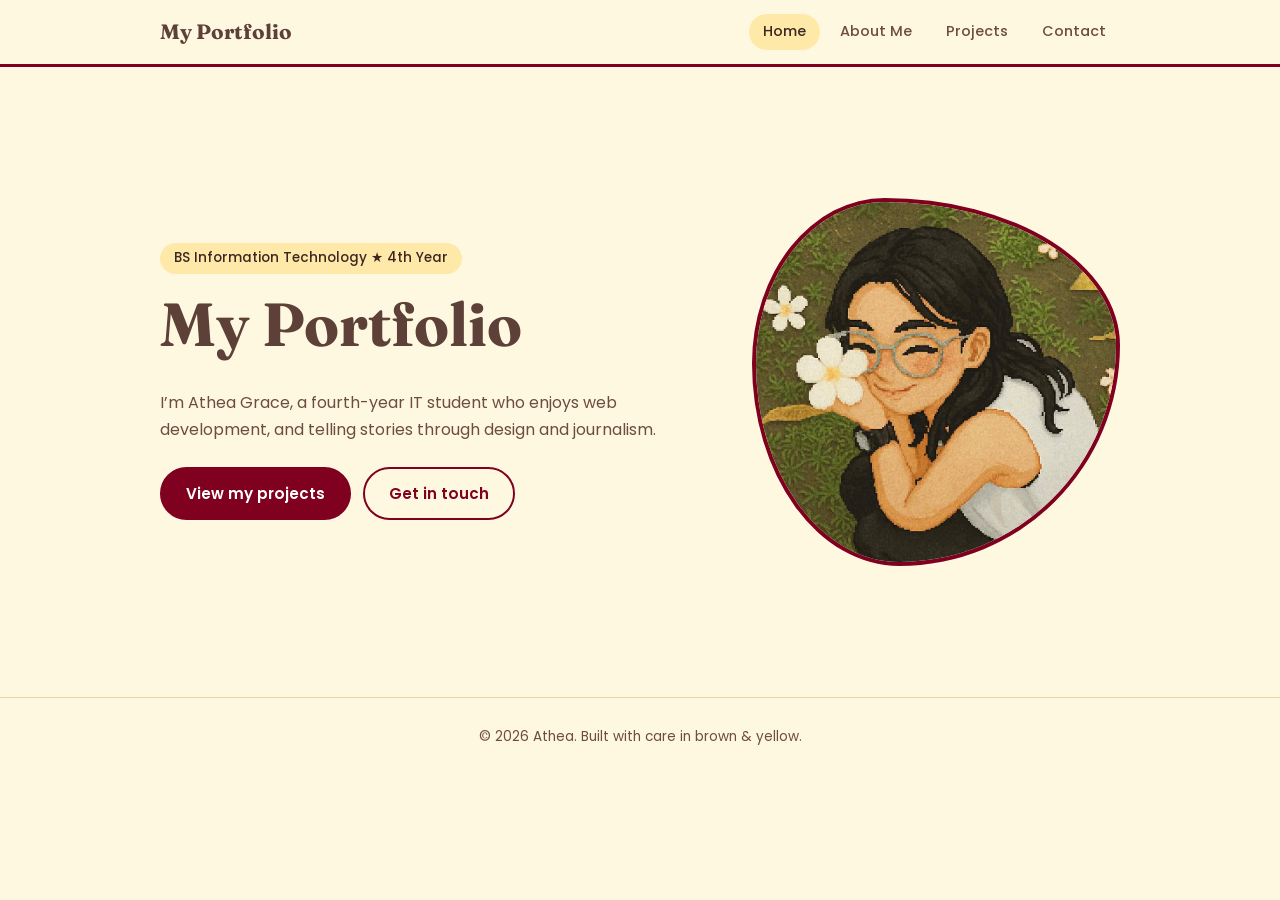
<file: index.html>
<!DOCTYPE html>
<html lang="en">
<head>
<title>Portfolio Home</title>
<meta charset="utf-8">
<meta name="viewport" content="width=device-width, initial-scale=1">
<link href="https://fonts.googleapis.com/css2?family=Fraunces:wght@600;700&family=Poppins:wght@400;500;600&display=swap" rel="stylesheet">
<link rel="stylesheet" href="style.css">
</head>
<body>
<header><nav>
  <a class="logo" href="index.html">My Portfolio</a>
  <ul>
    <li><a href="index.html" class="active">Home</a></li>
    <li><a href="about.html">About Me</a></li>
    <li><a href="projects.html">Projects</a></li>
    <li><a href="contact.html">Contact</a></li>
  </ul>
</nav></header>
<main class="wrap hero">
  <div>
    <span class="eyebrow">BS Information Technology ★ 4th Year </span>
    <h1>My Portfolio</h1>
    <p>I’m Athea Grace, a fourth-year IT student who enjoys web development, and telling stories through design and journalism.</p>
    <div class="btns">
      <a class="btn primary" href="projects.html">View my projects</a>
      <a class="btn ghost" href="contact.html">Get in touch</a>
    </div>
  </div>
   
  <div class="avatar"><img src="images/your-photo.jpg" alt="Ateng">A</div>
</main>
<footer>© <span id="yr"></span> Athea. Built with care in brown &amp; yellow.</footer>
<script src="script.js"></script>
</body>
</html>
</file>
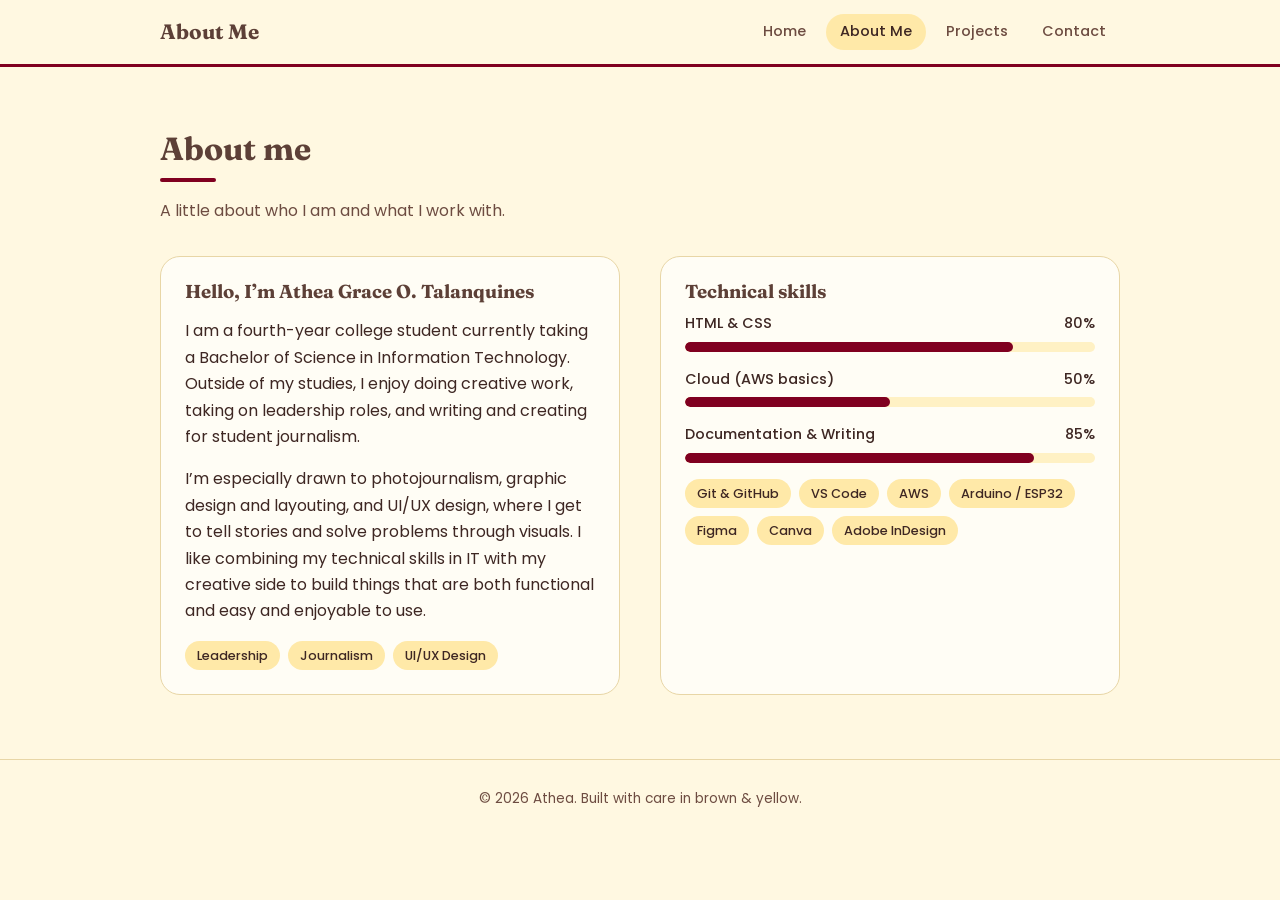
<file: about.html>
<!DOCTYPE html>
<html lang="en">
<head>
<title>Portfolio — About Me</title>
<meta charset="utf-8">
<meta name="viewport" content="width=device-width, initial-scale=1">
<link href="https://fonts.googleapis.com/css2?family=Fraunces:wght@600;700&family=Poppins:wght@400;500;600&display=swap" rel="stylesheet">
<link rel="stylesheet" href="style.css">
</head>
<body>
<header><nav>
  <a class="logo" href="index.html">About Me</a>
  <ul>
    <li><a href="index.html">Home</a></li>
    <li><a href="about.html" class="active">About Me</a></li>
    <li><a href="projects.html">Projects</a></li>
    <li><a href="contact.html">Contact</a></li>
  </ul>
</nav></header>
<main class="wrap">
  <h2 class="sec-title">About me</h2>
  <p class="sec-sub">A little about who I am and what I work with.</p>
  <div class="two">
    <div class="card">
      <h3>Hello, I’m Athea Grace O. Talanquines</h3>
      <p>I am a fourth-year college student currently taking a Bachelor of Science in Information Technology. Outside of my studies, I enjoy doing creative work, taking on leadership roles, and writing and creating for student journalism.</p>
      <p>I’m especially drawn to photojournalism, graphic design and layouting, and UI/UX design, where I get to tell stories and solve problems through visuals. I like combining my technical skills in IT with my creative side to build things that are both functional and easy and enjoyable to use.</p>
      <div class="tags">
        <span class="tag">Leadership</span><span class="tag">Journalism</span><span class="tag">UI/UX Design</span>
      </div>
    </div>
    <div class="card">
      <h3>Technical skills</h3>
      <!-- Change the % in style="width:..." and the number beside the name -->
      <div class="skill"><div><span>HTML &amp; CSS</span><span>80%</span></div><div class="bar"><i style="width:80%"></i></div></div>
      <div class="skill"><div><span>Cloud (AWS basics)</span><span>50%</span></div><div class="bar"><i style="width:50%"></i></div></div>
      <div class="skill"><div><span>Documentation &amp; Writing</span><span>85%</span></div><div class="bar"><i style="width:85%"></i></div></div>
      <div class="tags">
        <span class="tag">Git &amp; GitHub</span><span class="tag">VS Code</span><span class="tag">AWS</span><span class="tag">Arduino / ESP32</span><span class="tag">Figma</span><span class="tag">Canva</span> <span class="tag">Adobe InDesign</span>
      </div>
    </div>
  </div>
</main>
<footer>© <span id="yr"></span> Athea. Built with care in brown &amp; yellow.</footer>
<script src="script.js"></script>
</body>
</html>
</file>
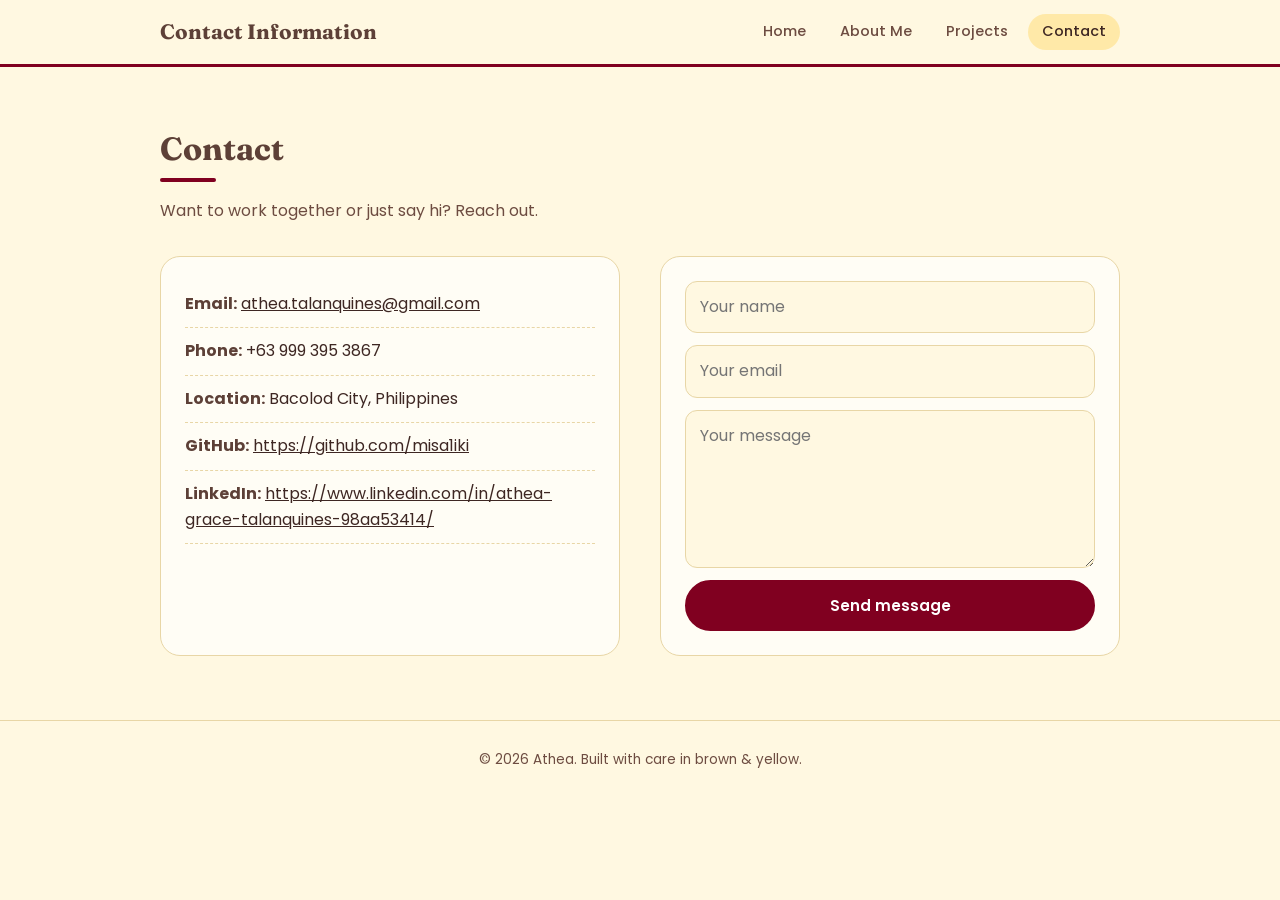
<file: contact.html>
<!DOCTYPE html>
<html lang="en">
<head>
<title>Portfolio — Contact</title>
<meta charset="utf-8">
<meta name="viewport" content="width=device-width, initial-scale=1">
<link href="https://fonts.googleapis.com/css2?family=Fraunces:wght@600;700&family=Poppins:wght@400;500;600&display=swap" rel="stylesheet">
<link rel="stylesheet" href="style.css">
</head>
<body>
<header><nav>
  <a class="logo" href="index.html">Contact Information</a>
  <ul>
    <li><a href="index.html">Home</a></li>
    <li><a href="about.html">About Me</a></li>
    <li><a href="projects.html">Projects</a></li>
    <li><a href="contact.html" class="active">Contact</a></li>
  </ul>
</nav></header>
<main class="wrap">
  <h2 class="sec-title">Contact</h2>
  <p class="sec-sub">Want to work together or just say hi? Reach out.</p>
  <div class="two contact">
    <div class="card">
      <ul>
        <!-- Replace these with your real details -->
        <li><b>Email:</b> <a href="mailto:athea.talanquines@gmail.com">athea.talanquines@gmail.com</a></li>
        <li><b>Phone:</b> +63 999 395 3867</li>
        <li><b>Location:</b> Bacolod City, Philippines</li>
        <li><b>GitHub:</b> <a href="https://github.com/misa1iki" target="_blank" rel="noopener">https://github.com/misa1iki</a></li>
        <li><b>LinkedIn:</b> <a href="https://www.linkedin.com/in/athea-grace-talanquines-98aa53414/" target="_blank" rel="noopener">https://www.linkedin.com/in/athea-grace-talanquines-98aa53414/</a></li>
      </ul>
    </div>
    <div class="card">
      <!-- data-email = where messages are sent -->
      <form id="msg-form" data-email="athea.talanquines@gmail.com">
        <input id="f-name" placeholder="Your name" required>
        <input id="f-email" type="email" placeholder="Your email" required>
        <textarea id="f-msg" rows="5" placeholder="Your message" required></textarea>
        <button class="btn primary" type="submit">Send message</button>
      </form>
    </div>
  </div>
</main>
<footer>© <span id="yr"></span> Athea. Built with care in brown &amp; yellow.</footer>
<script src="script.js"></script>
</body>
</html>
</file>
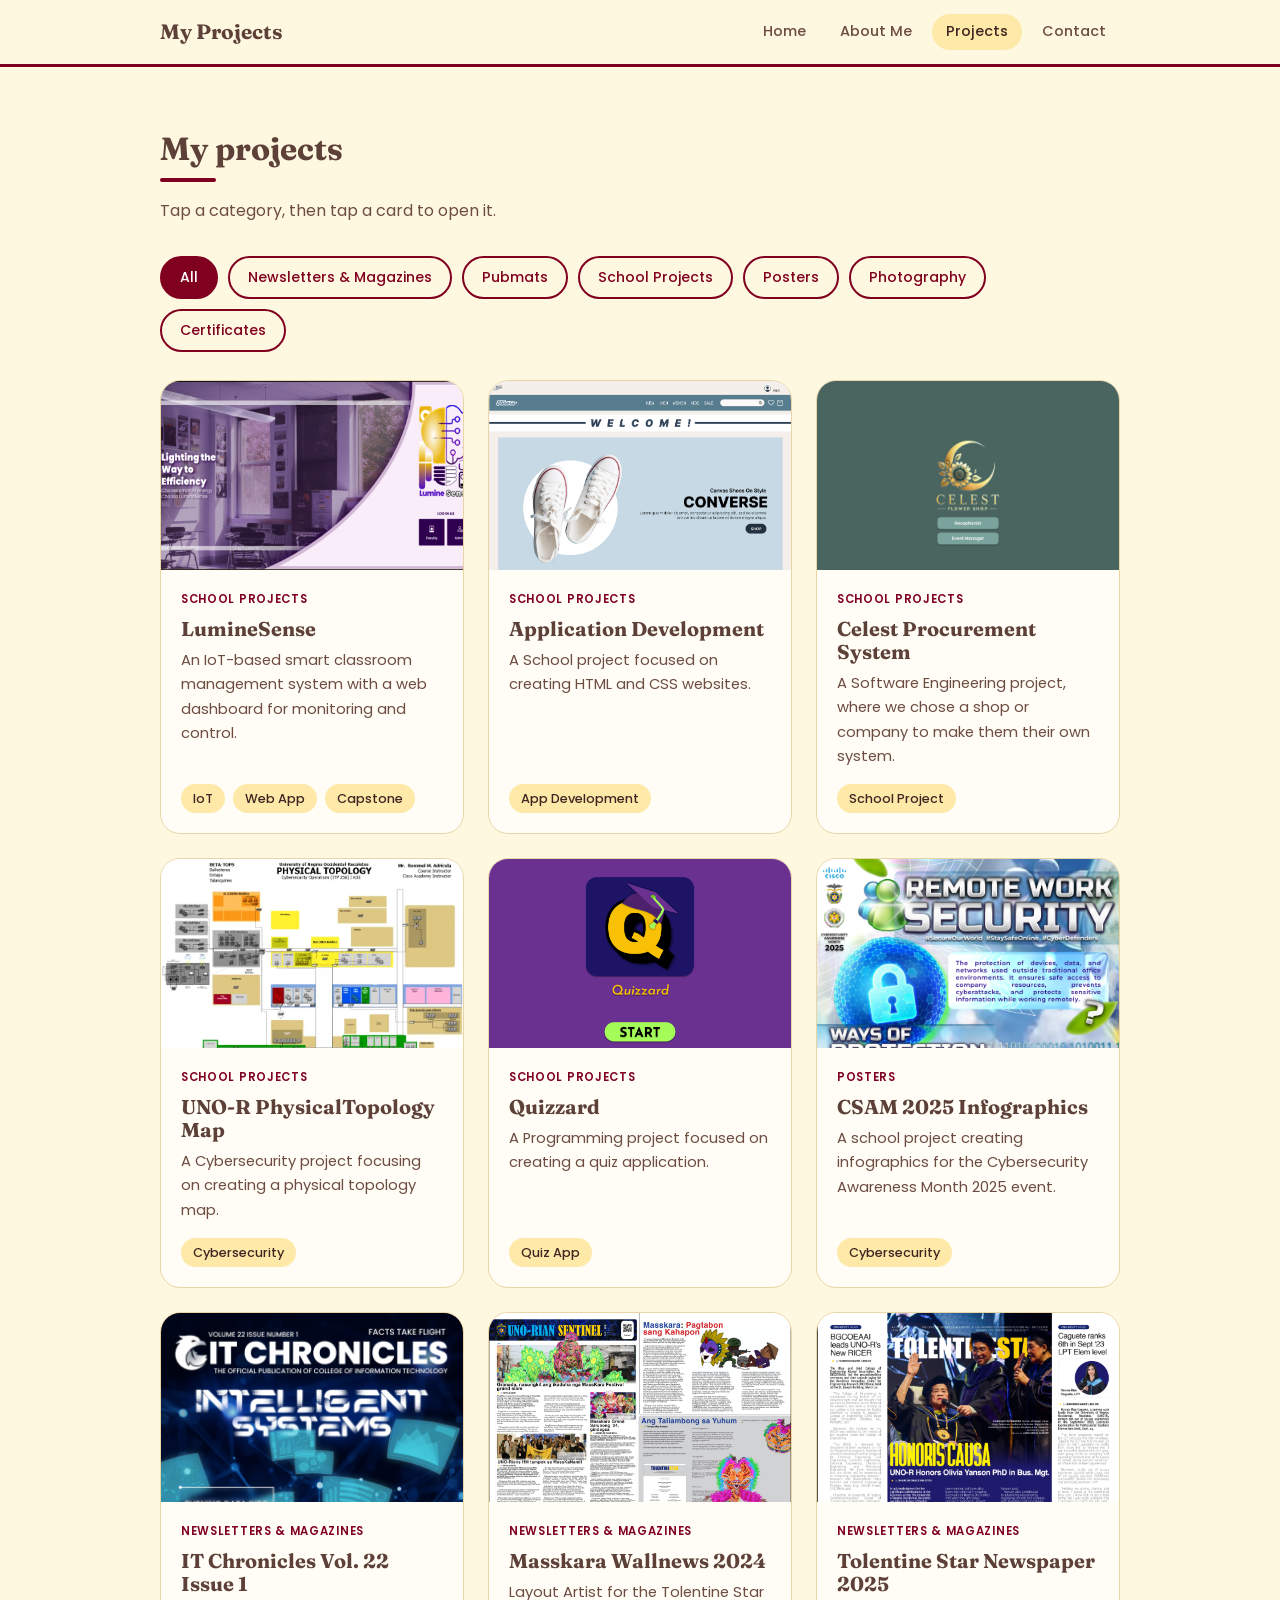
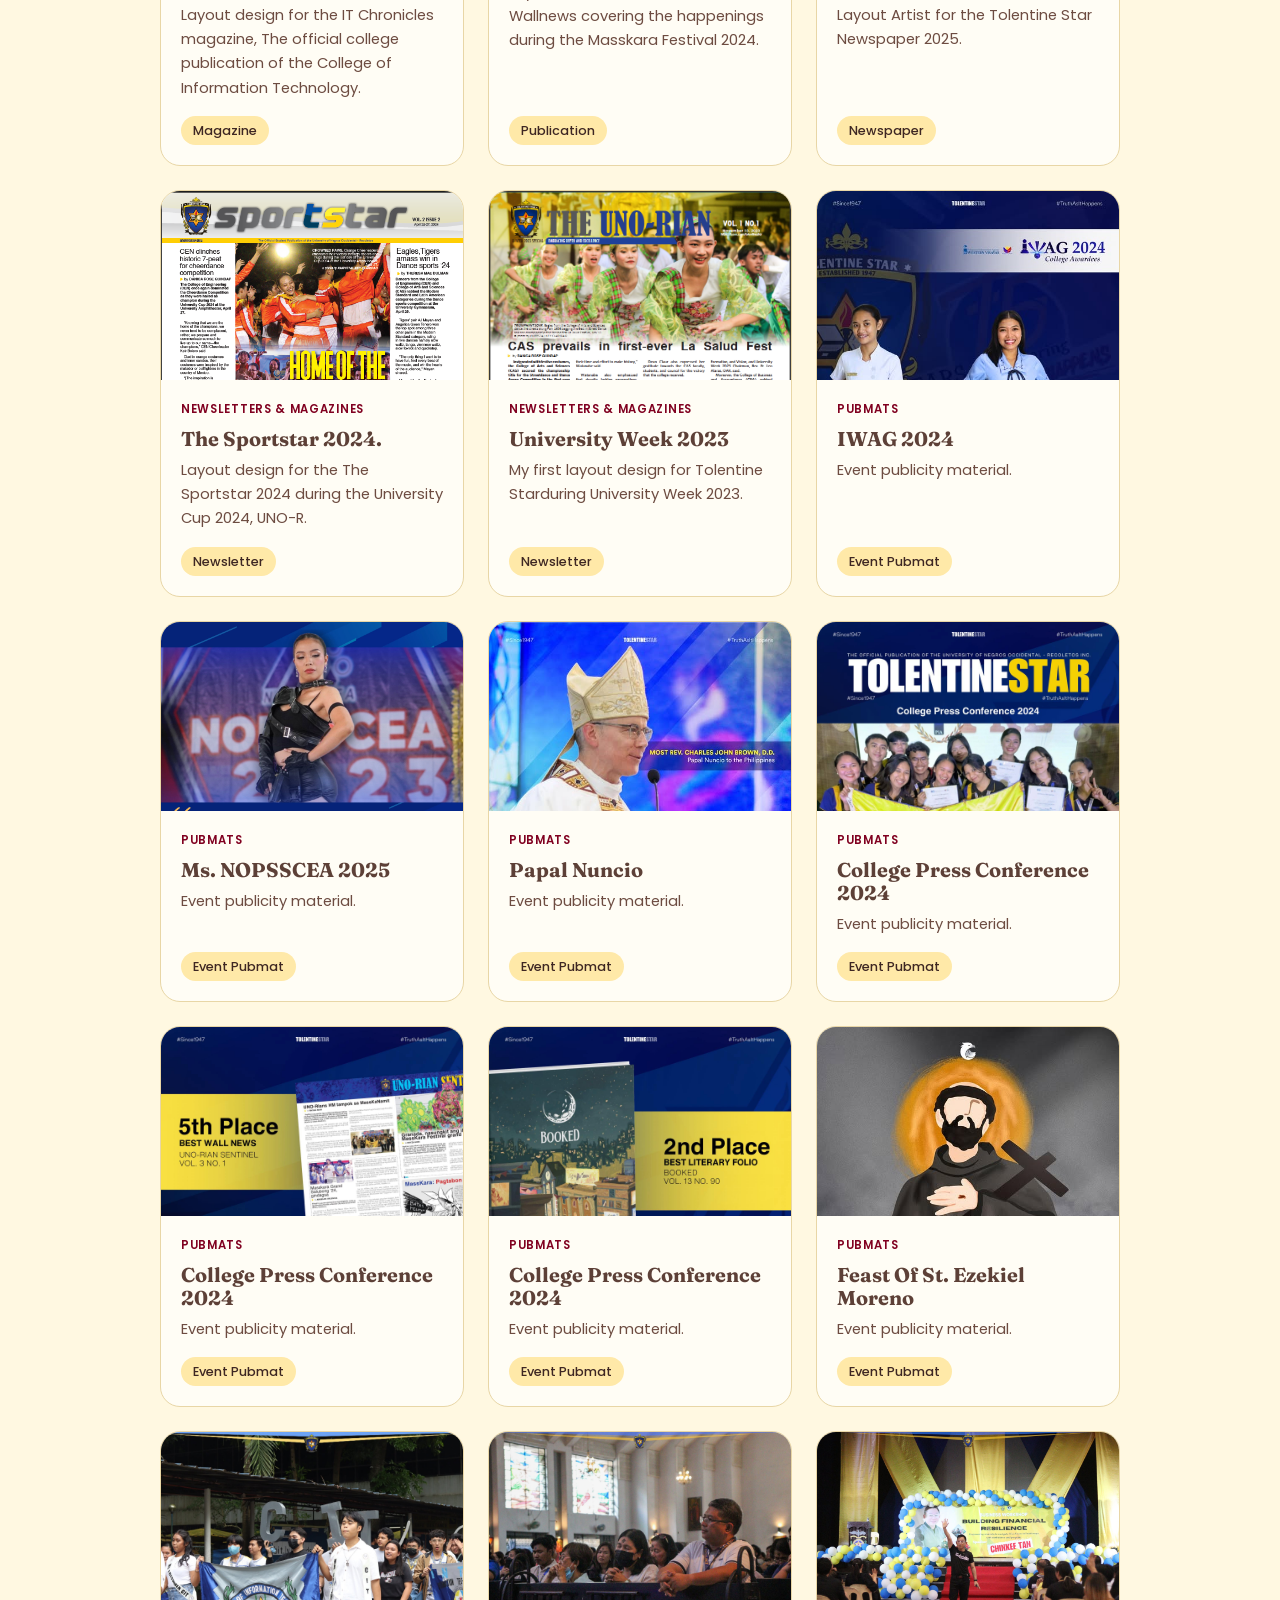
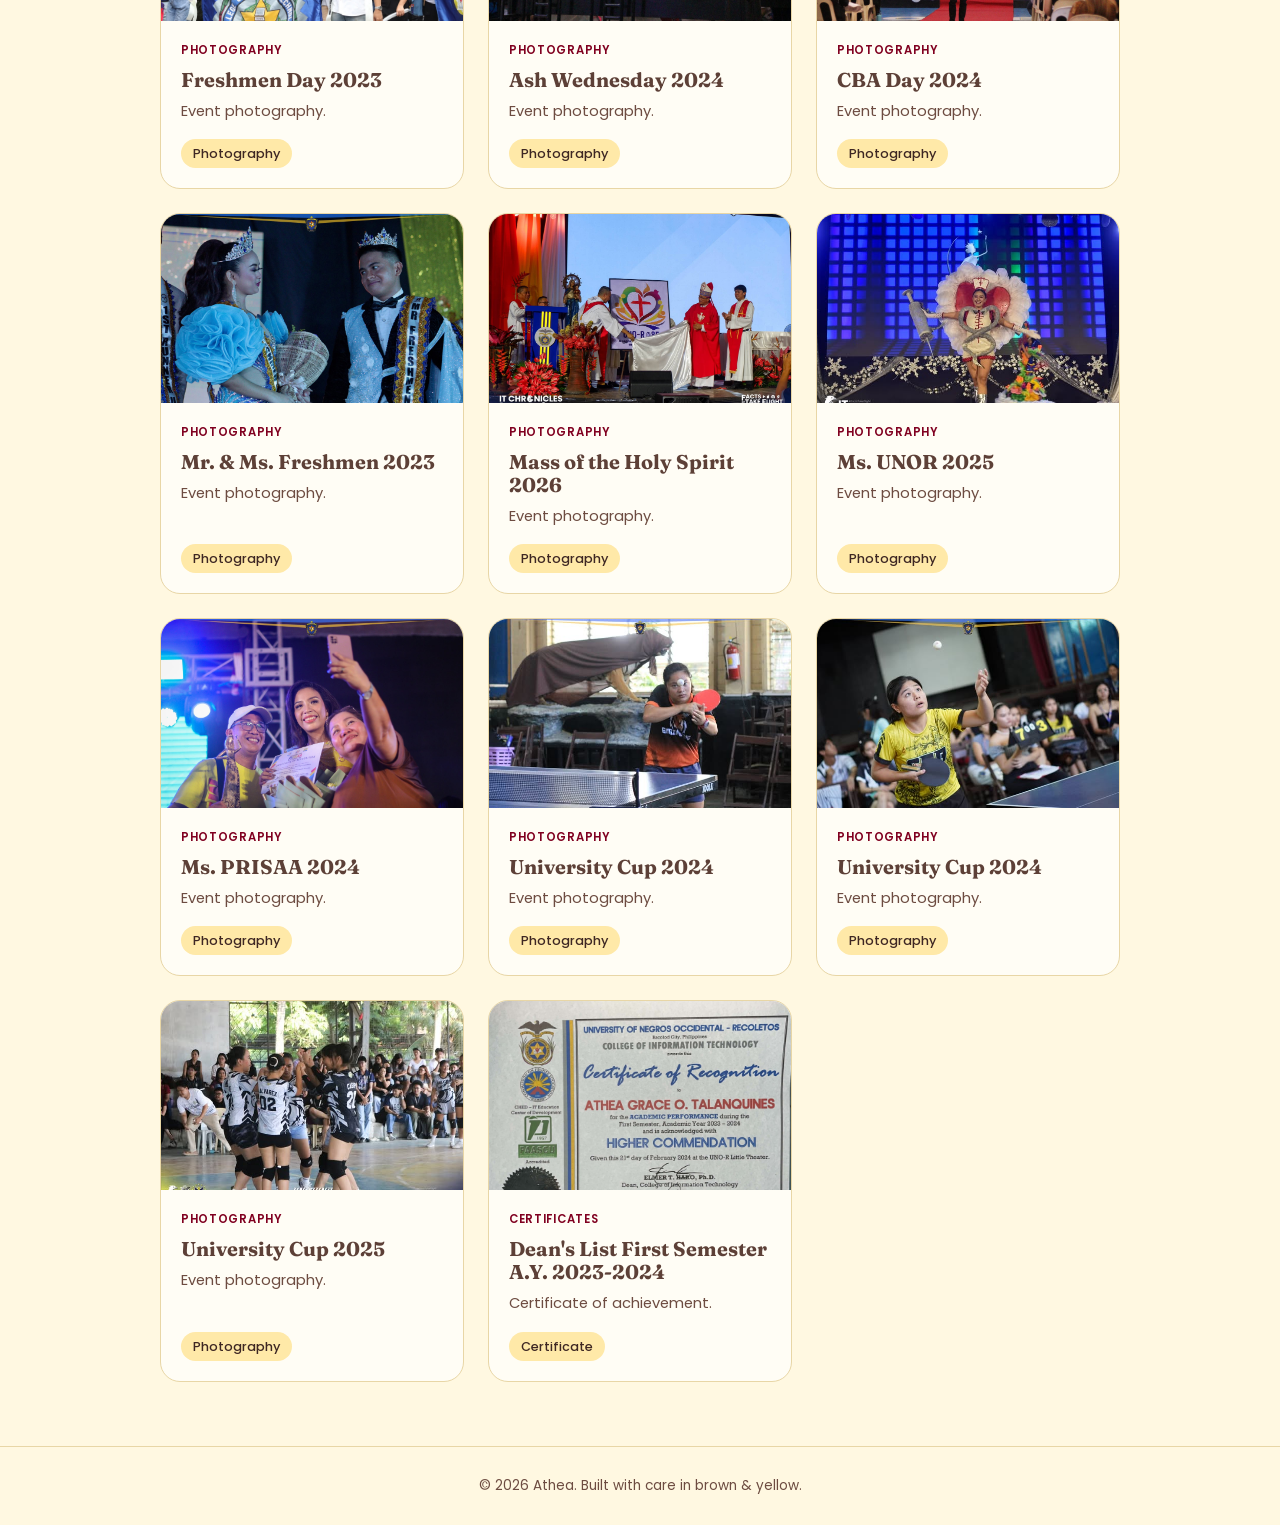
<file: projects.html>
<!DOCTYPE html>
<html lang="en">
<head>
<title>Portfolio — Projects</title>
<meta charset="utf-8">
<meta name="viewport" content="width=device-width, initial-scale=1">
<link href="https://fonts.googleapis.com/css2?family=Fraunces:wght@600;700&family=Poppins:wght@400;500;600&display=swap" rel="stylesheet">
<link rel="stylesheet" href="style.css">
</head>
<body>
<header><nav>
  <a class="logo" href="index.html">My Projects</a>
  <ul>
    <li><a href="index.html">Home</a></li>
    <li><a href="about.html">About Me</a></li>
    <li><a href="projects.html" class="active">Projects</a></li>
    <li><a href="contact.html">Contact</a></li>
  </ul>
</nav></header>
<main class="wrap">
  <h2 class="sec-title">My projects</h2>
  <p class="sec-sub">Tap a category, then tap a card to open it.</p>

  <!-- Category buttons: the text in data-cat must match the data-category of the cards -->
  <div class="filters">
    <button class="chip on" data-cat="All">All</button>
    <button class="chip" data-cat="Newsletters &amp; Magazines">Newsletters &amp; Magazines</button>
    <button class="chip" data-cat="Pubmats">Pubmats</button>
    <button class="chip" data-cat="School Projects">School Projects</button>
    <button class="chip" data-cat="Posters">Posters</button>
    <button class="chip" data-cat="Photography">Photography</button>
    <button class="chip" data-cat="Certificates">Certificates</button>
  </div>

  <div class="grid" id="grid">
    <!-- SCHOOL PROJECTS -->
    <article class="proj" data-category="School Projects">
      <div class="thumb" data-m="thumb"><img src="images/schoolproj/luminesense.png" alt="LumineSense smart classroom project"></div>
      <div class="body">
        <span class="cat" data-m="cat">School Projects</span>
        <h3 data-m="title">LumineSense</h3>
        <p data-m="desc">An IoT-based smart classroom management system with a web dashboard for monitoring and control.</p>
        <div class="tags" data-m="tags"><span class="tag">IoT</span><span class="tag">Web App</span><span class="tag">Capstone</span></div>
      </div>
    </article>
    <article class="proj" data-category="School Projects">
      <div class="thumb" data-m="thumb"><img src="images/schoolproj/APPDEV.png" alt="Application Development Project"></div>
      <div class="body"><span class="cat" data-m="cat">School Projects</span><h3 data-m="title">Application Development</h3><p data-m="desc">A School project focused on creating HTML and CSS websites.</p><div class="tags" data-m="tags"><span class="tag">App Development</span></div></div>
    </article>
    <article class="proj" data-category="School Projects">
      <div class="thumb" data-m="thumb"><img src="images/schoolproj/celest.png" alt="Celest school project"></div>
      <div class="body"><span class="cat" data-m="cat">School Projects</span><h3 data-m="title">Celest Procurement System</h3><p data-m="desc">A Software Engineering project, where we chose a shop or company to make them their own system.</p><div class="tags" data-m="tags"><span class="tag">School Project</span></div></div>
    </article>
    <article class="proj" data-category="School Projects">
      <div class="thumb" data-m="thumb"><img src="images/schoolproj/cybersectoplogy.png" alt="Cybersecurity topology project"></div>
      <div class="body"><span class="cat" data-m="cat">School Projects</span><h3 data-m="title">UNO-R PhysicalTopology Map</h3><p data-m="desc">A Cybersecurity project focusing on creating a physical topology map.</p><div class="tags" data-m="tags"><span class="tag">Cybersecurity</span></div></div>
    </article>
    <article class="proj" data-category="School Projects">
      <div class="thumb" data-m="thumb"><img src="images/schoolproj/quizzard.png" alt="Quizzard school project"></div>
      <div class="body"><span class="cat" data-m="cat">School Projects</span><h3 data-m="title">Quizzard</h3><p data-m="desc">A Programming project focused on creating a quiz application.</p><div class="tags" data-m="tags"><span class="tag">Quiz App</span></div></div>
    </article>
    <!-- POSTERS -->
    <article class="proj" data-category="Posters">
      <div class="thumb" data-m="thumb"><img src="images/schoolproj/cybersecposter.png" alt="Cybersecurity poster design"></div>
      <div class="body"><span class="cat" data-m="cat">Posters</span><h3 data-m="title">CSAM 2025 Infographics</h3><p data-m="desc">A school project creating infographics for the Cybersecurity Awareness Month 2025 event.</p><div class="tags" data-m="tags"><span class="tag">Cybersecurity</span></div></div>
    </article>
    <!-- NEWSLETTERS & MAGAZINES -->
    <article class="proj" data-category="Newsletters &amp; Magazines">
      <div class="thumb" data-m="thumb"><img src="images/news&amp;mag/chronmag1.png" alt="Campus magazine cover"></div>
      <div class="body"><span class="cat" data-m="cat">Newsletters &amp; Magazines</span><h3 data-m="title">IT Chronicles Vol. 22 Issue 1</h3><p data-m="desc">Layout design for the IT Chronicles magazine, The official college publication of the College of Information Technology.</p><div class="tags" data-m="tags"><span class="tag">Magazine</span></div></div>
    </article>
    <article class="proj" data-category="Newsletters &amp; Magazines">
      <div class="thumb" data-m="thumb"><img src="images/news&amp;mag/masskara24.png" alt="MassKara 2024 publication"></div>
      <div class="body"><span class="cat" data-m="cat">Newsletters &amp; Magazines</span><h3 data-m="title">Masskara Wallnews 2024</h3><p data-m="desc">Layout Artist for the Tolentine Star Wallnews covering the happenings during the Masskara Festival 2024.</p><div class="tags" data-m="tags"><span class="tag">Publication</span></div></div>
    </article>
    <article class="proj" data-category="Newsletters &amp; Magazines">
      <div class="thumb" data-m="thumb"><img src="images/news&amp;mag/newspaper1.png" alt="Newspaper layout"></div>
      <div class="body"><span class="cat" data-m="cat">Newsletters &amp; Magazines</span><h3 data-m="title">Tolentine Star Newspaper 2025</h3><p data-m="desc">Layout Artist for the Tolentine Star Newspaper 2025.</p><div class="tags" data-m="tags"><span class="tag">Newspaper</span></div></div>
    </article>
    <article class="proj" data-category="Newsletters &amp; Magazines">
      <div class="thumb" data-m="thumb"><img src="images/news&amp;mag/ucup1.png" alt="UCUP publication"></div>
      <div class="body"><span class="cat" data-m="cat">Newsletters &amp; Magazines</span><h3 data-m="title">The Sportstar 2024.</h3><p data-m="desc">Layout design for the The Sportstar 2024 during the University Cup 2024, UNO-R.</p><div class="tags" data-m="tags"><span class="tag">Newsletter</span></div></div>
    </article>
    <article class="proj" data-category="Newsletters &amp; Magazines">
      <div class="thumb" data-m="thumb"><img src="images/news&amp;mag/uweekday1.png" alt="University Week publication"></div>
      <div class="body"><span class="cat" data-m="cat">Newsletters &amp; Magazines</span><h3 data-m="title">University Week 2023</h3><p data-m="desc">My first layout design for Tolentine Starduring University Week 2023.</p><div class="tags" data-m="tags"><span class="tag">Newsletter</span></div></div>
    </article>
    <!-- PUBMATS -->
    <article class="proj" data-category="Pubmats">
      <div class="thumb" data-m="thumb"><img src="images/pubmats/IWAG%202024.jpg" alt="IWAG 2024 event pubmat"></div>
      <div class="body"><span class="cat" data-m="cat">Pubmats</span><h3 data-m="title">IWAG 2024</h3><p data-m="desc">Event publicity material.</p><div class="tags" data-m="tags"><span class="tag">Event Pubmat</span></div></div>
    </article>
    <article class="proj" data-category="Pubmats">
      <div class="thumb" data-m="thumb"><img src="images/pubmats/NOPSSCEA%202025.jpg" alt="NOPSSCEA 2025 event pubmat"></div>
      <div class="body"><span class="cat" data-m="cat">Pubmats</span><h3 data-m="title">Ms. NOPSSCEA 2025</h3><p data-m="desc">Event publicity material.</p><div class="tags" data-m="tags"><span class="tag">Event Pubmat</span></div></div>
    </article>
    <article class="proj" data-category="Pubmats">
      <div class="thumb" data-m="thumb"><img src="images/pubmats/PAPAL%20NUNCIO.jpg" alt="Papal Nuncio event pubmat"></div>
      <div class="body"><span class="cat" data-m="cat">Pubmats</span><h3 data-m="title">Papal Nuncio</h3><p data-m="desc">Event publicity material.</p><div class="tags" data-m="tags"><span class="tag">Event Pubmat</span></div></div>
    </article>
    <article class="proj" data-category="Pubmats">
      <div class="thumb" data-m="thumb"><img src="images/pubmats/486573918_1061542636005697_3879566552619664849_n.jpg" alt="Event publicity material"></div>
      <div class="body"><span class="cat" data-m="cat">Pubmats</span><h3 data-m="title">College Press Conference 2024</h3><p data-m="desc">Event publicity material.</p><div class="tags" data-m="tags"><span class="tag">Event Pubmat</span></div></div>
    </article>
    <article class="proj" data-category="Pubmats">
      <div class="thumb" data-m="thumb"><img src="images/pubmats/486710150_1061542699339024_7442862123903055235_n.jpg" alt="Event publicity material"></div>
      <div class="body"><span class="cat" data-m="cat">Pubmats</span><h3 data-m="title">College Press Conference 2024</h3><p data-m="desc">Event publicity material.</p><div class="tags" data-m="tags"><span class="tag">Event Pubmat</span></div></div>
    </article>
    <article class="proj" data-category="Pubmats">
      <div class="thumb" data-m="thumb"><img src="images/pubmats/487239248_1061542449339049_1411472758512812483_n.jpg" alt="Event publicity material"></div>
      <div class="body"><span class="cat" data-m="cat">Pubmats</span><h3 data-m="title">College Press Conference 2024</h3><p data-m="desc">Event publicity material.</p><div class="tags" data-m="tags"><span class="tag">Event Pubmat</span></div></div>
    </article>
    <article class="proj" data-category="Pubmats">
      <div class="thumb" data-m="thumb"><img src="images/pubmats/546171210_122261318996025612_2912826097502724193_n.jpg" alt="Event publicity material"></div>
      <div class="body"><span class="cat" data-m="cat">Pubmats</span><h3 data-m="title">Feast Of St. Ezekiel Moreno</h3><p data-m="desc">Event publicity material.</p><div class="tags" data-m="tags"><span class="tag">Event Pubmat</span></div></div>
    </article>
    <!-- PHOTOGRAPHY -->
    <article class="proj" data-category="Photography">
      <div class="thumb" data-m="thumb"><img src="images/photography/freshmen-day-2023.jpg" alt="Freshmen Day 2023 photography"></div>
      <div class="body"><span class="cat" data-m="cat">Photography</span><h3 data-m="title">Freshmen Day 2023</h3><p data-m="desc">Event photography.</p><div class="tags" data-m="tags"><span class="tag">Photography</span></div></div>
    </article>
    <article class="proj" data-category="Photography">
      <div class="thumb" data-m="thumb"><img src="images/photography/ash-wednesday-2024.jpg" alt="Ash Wednesday 2024 photography"></div>
      <div class="body"><span class="cat" data-m="cat">Photography</span><h3 data-m="title">Ash Wednesday 2024</h3><p data-m="desc">Event photography.</p><div class="tags" data-m="tags"><span class="tag">Photography</span></div></div>
    </article>
    <article class="proj" data-category="Photography">
      <div class="thumb" data-m="thumb"><img src="images/photography/cba-day.jpg" alt="CBA Day photography"></div>
      <div class="body"><span class="cat" data-m="cat">Photography</span><h3 data-m="title">CBA Day 2024</h3><p data-m="desc">Event photography.</p><div class="tags" data-m="tags"><span class="tag">Photography</span></div></div>
    </article>
    <article class="proj" data-category="Photography">
      <div class="thumb" data-m="thumb"><img src="images/photography/freshmen.jpg" alt="Freshmen event photography"></div>
      <div class="body"><span class="cat" data-m="cat">Photography</span><h3 data-m="title">Mr. & Ms. Freshmen 2023</h3><p data-m="desc">Event photography.</p><div class="tags" data-m="tags"><span class="tag">Photography</span></div></div>
    </article>
    <article class="proj" data-category="Photography">
      <div class="thumb" data-m="thumb"><img src="images/photography/holy-mass.jpg" alt="Holy Mass photography"></div>
      <div class="body"><span class="cat" data-m="cat">Photography</span><h3 data-m="title">Mass of the Holy Spirit 2026</h3><p data-m="desc">Event photography.</p><div class="tags" data-m="tags"><span class="tag">Photography</span></div></div>
    </article>
    <article class="proj" data-category="Photography">
      <div class="thumb" data-m="thumb"><img src="images/photography/ms-unor-2025.jpg" alt="Ms. UNOR 2025 photography"></div>
      <div class="body"><span class="cat" data-m="cat">Photography</span><h3 data-m="title">Ms. UNOR 2025</h3><p data-m="desc">Event photography.</p><div class="tags" data-m="tags"><span class="tag">Photography</span></div></div>
    </article>
    <article class="proj" data-category="Photography">
      <div class="thumb" data-m="thumb"><img src="images/photography/nopsscea.jpg" alt="NOPSSCEA event photography"></div>
      <div class="body"><span class="cat" data-m="cat">Photography</span><h3 data-m="title">Ms. PRISAA 2024</h3><p data-m="desc">Event photography.</p><div class="tags" data-m="tags"><span class="tag">Photography</span></div></div>
    </article>
    <article class="proj" data-category="Photography">
      <div class="thumb" data-m="thumb"><img src="images/photography/ucup-2024.jpg" alt="University Cup 2024 photography"></div>
      <div class="body"><span class="cat" data-m="cat">Photography</span><h3 data-m="title">University Cup 2024</h3><p data-m="desc">Event photography.</p><div class="tags" data-m="tags"><span class="tag">Photography</span></div></div>
    </article>
    <article class="proj" data-category="Photography">
      <div class="thumb" data-m="thumb"><img src="images/photography/ucup-2024-2.jpg" alt="University Cup 2024 photography, second image"></div>
      <div class="body"><span class="cat" data-m="cat">Photography</span><h3 data-m="title">University Cup 2024</h3><p data-m="desc">Event photography.</p><div class="tags" data-m="tags"><span class="tag">Photography</span></div></div>
    </article>
    <article class="proj" data-category="Photography">
      <div class="thumb" data-m="thumb"><img src="images/photography/ucup-2025.jpg" alt="University Cup 2025 photography"></div>
      <div class="body"><span class="cat" data-m="cat">Photography</span><h3 data-m="title">University Cup 2025</h3><p data-m="desc">Event photography.</p><div class="tags" data-m="tags"><span class="tag">Photography</span></div></div>
    </article>
    <!-- CERTIFICATES -->
    <article class="proj" data-category="Certificates">
      <div class="thumb" data-m="thumb"><img src="images/certificate.jpg" alt="Certificate of achievement"></div>
      <div class="body"><span class="cat" data-m="cat">Certificates</span><h3 data-m="title">Dean's List First Semester A.Y. 2023-2024</h3><p data-m="desc">Certificate of achievement.</p><div class="tags" data-m="tags"><span class="tag">Certificate</span></div></div>
    </article>
  </div>
  <p id="empty" hidden style="text-align:center;color:var(--muted);padding:40px 0">Nothing here yet — check back soon!</p>
</main>

<!-- Popup viewer (filled by script.js) -->
<div class="modal" id="modal" hidden>
  <div class="mbox">
    <button class="x" id="m-close" aria-label="Close">×</button>
    <div id="m-content"></div>
  </div>
</div>
<footer>© <span id="yr"></span> Athea. Built with care in brown &amp; yellow.</footer>
<script src="script.js"></script>
</body>
</html>
</file>
<file: style.css>
/* ===== COLORS — change these to restyle the whole site ===== */
:root{
  --bg:#fff8e1; --surface:#fff1c4; --card:#fffdf5;
  --ink:#3e2723; --muted:#6d4c41; --brown:#5d4037;
  --yellow:#ffe9a8; --line:#e8d6a6;
  --maroon:#800020; --on-maroon:#ffffff;
}
@media (prefers-color-scheme: dark){
  :root{--bg:#2b1d18;--surface:#3a2822;--card:#34241e;--ink:#fff3cf;--muted:#d7c3a0;--brown:#ffe9a8;--yellow:#5a4630;--line:#5a4337;--maroon:#e57a8a;--on-maroon:#2b1d18}
}

/* ===== BASE ===== */
*{box-sizing:border-box}
html{scroll-behavior:smooth}
body{margin:0;background:var(--bg);color:var(--ink);font-family:Poppins,system-ui,sans-serif;line-height:1.65}
h1,h2,h3{font-family:Fraunces,Georgia,serif;color:var(--brown);line-height:1.15;margin:0 0 .5em}
a{color:inherit}
.wrap{max-width:1000px;margin:auto;padding:64px 20px}

/* ===== HEADER / NAV ===== */
header{position:sticky;top:0;z-index:9;background:var(--bg);border-bottom:3px solid var(--maroon)}
nav{max-width:1000px;margin:auto;padding:14px 20px;display:flex;align-items:center;justify-content:space-between;gap:12px;flex-wrap:wrap}
.logo{font-family:Fraunces,serif;font-weight:700;font-size:1.3rem;color:var(--brown);text-decoration:none}
nav ul{list-style:none;display:flex;gap:6px;margin:0;padding:0;flex-wrap:wrap}
nav ul a{display:block;padding:6px 14px;border-radius:99px;text-decoration:none;font-size:.9rem;font-weight:500;color:var(--muted)}
nav ul a:hover,nav ul a.active{background:var(--yellow);color:var(--ink)}
footer{text-align:center;padding:28px 20px;color:var(--muted);font-size:.85rem;border-top:1px solid var(--line)}

/* ===== BUTTONS & TAGS ===== */
.btn{padding:12px 24px;border-radius:99px;font-weight:600;text-decoration:none;font-size:.95rem;border:2px solid var(--maroon);display:inline-block;background:none;font-family:inherit;cursor:pointer}
.btn.primary{background:var(--maroon);color:var(--on-maroon)}
.btn.ghost{color:var(--maroon)}
.btns{display:flex;gap:12px;margin-top:24px;flex-wrap:wrap}
.tags{display:flex;flex-wrap:wrap;gap:8px;margin-top:8px}
.tag{background:var(--yellow);color:var(--ink);padding:4px 12px;border-radius:99px;font-size:.8rem;font-weight:500}
.eyebrow{display:inline-block;background:var(--yellow);padding:4px 14px;border-radius:99px;font-size:.85rem;font-weight:500;margin-bottom:16px}

/* ===== SECTION TITLES ===== */
.sec-title{font-size:2rem}
.sec-title::after{content:"";display:block;width:56px;height:4px;border-radius:4px;background:var(--maroon);margin-top:10px}
.sec-sub{color:var(--muted);margin-bottom:32px}
.card{background:var(--card);border:1px solid var(--line);border-radius:20px;padding:24px}

/* ===== HOME ===== */
.hero{display:grid;grid-template-columns:1.2fr .8fr;gap:40px;align-items:center;min-height:70vh}
.hero h1{font-size:clamp(2.2rem,6vw,3.8rem)}
.hero p{color:var(--muted);max-width:52ch}
.avatar{aspect-ratio:1;border-radius:36% 64% 60% 40%/45% 40% 60% 55%;background:var(--yellow);border:4px solid var(--maroon);display:grid;place-items:center;overflow:hidden;font-family:Fraunces,serif;font-size:5rem;color:var(--brown)}
.avatar img{width:100%;height:100%;object-fit:cover}

/* ===== ABOUT ===== */
.two{display:grid;grid-template-columns:1fr 1fr;gap:40px}
.skill{margin-bottom:16px}
.skill div{display:flex;justify-content:space-between;font-size:.9rem;font-weight:500;margin-bottom:6px}
.bar{height:10px;background:var(--surface);border-radius:99px;overflow:hidden}
.bar i{display:block;height:100%;background:var(--maroon);border-radius:99px}

/* ===== PROJECTS ===== */
.filters{display:flex;flex-wrap:wrap;gap:10px;margin-bottom:28px}
.chip{font:inherit;font-size:.88rem;font-weight:500;padding:8px 18px;border-radius:99px;border:2px solid var(--maroon);background:transparent;color:var(--maroon);cursor:pointer}
.chip:hover{background:var(--yellow)}
.chip.on{background:var(--maroon);color:var(--on-maroon)}
.grid{display:grid;grid-template-columns:repeat(auto-fill,minmax(280px,1fr));gap:24px}
.proj{background:var(--card);border:1px solid var(--line);border-radius:20px;overflow:hidden;display:flex;flex-direction:column;cursor:pointer;transition:transform .2s}
.proj[hidden]{display:none}
.proj:hover{transform:translateY(-4px)}
.thumb{aspect-ratio:16/10;background:var(--yellow);display:grid;place-items:center;font-size:3rem;color:var(--brown);font-family:Fraunces,serif;overflow:hidden}
.thumb img{width:100%;height:100%;object-fit:cover}
.proj .body{padding:20px;display:flex;flex-direction:column;gap:8px;flex:1}
.proj h3{font-size:1.25rem;margin:0}
.proj p{margin:0;color:var(--muted);font-size:.92rem;flex:1}
.cat{font-size:.72rem;font-weight:600;letter-spacing:.06em;text-transform:uppercase;color:var(--maroon)}
.proj a.link{font-weight:600;color:var(--maroon);font-size:.9rem}
.modal{position:fixed;inset:0;z-index:50;background:rgba(40,15,15,.6);display:flex;align-items:center;justify-content:center;padding:20px}
.modal[hidden]{display:none}
.mbox{background:var(--card);border-radius:20px;max-width:720px;width:100%;max-height:88vh;overflow:auto;padding:24px;position:relative;display:grid;gap:10px}
.mbox .thumb{border-radius:12px}
.mbox h3,.mbox p{margin:0}
.mbox p{color:var(--muted)}
.x{position:absolute;top:8px;right:14px;font-size:1.8rem;background:none;border:0;color:var(--maroon);cursor:pointer;z-index:2}

/* ===== CONTACT ===== */
.contact ul{list-style:none;padding:0;margin:0}
.contact li{padding:10px 0;border-bottom:1px dashed var(--line)}
.contact b{color:var(--brown)}
form{display:grid;gap:12px}
input,textarea{width:100%;padding:12px 14px;border-radius:12px;border:1px solid var(--line);background:var(--bg);color:var(--ink);font:inherit}

@media(max-width:760px){.hero,.two{grid-template-columns:1fr}.hero{min-height:auto}.avatar{max-width:240px;order:-1}}
</file>
